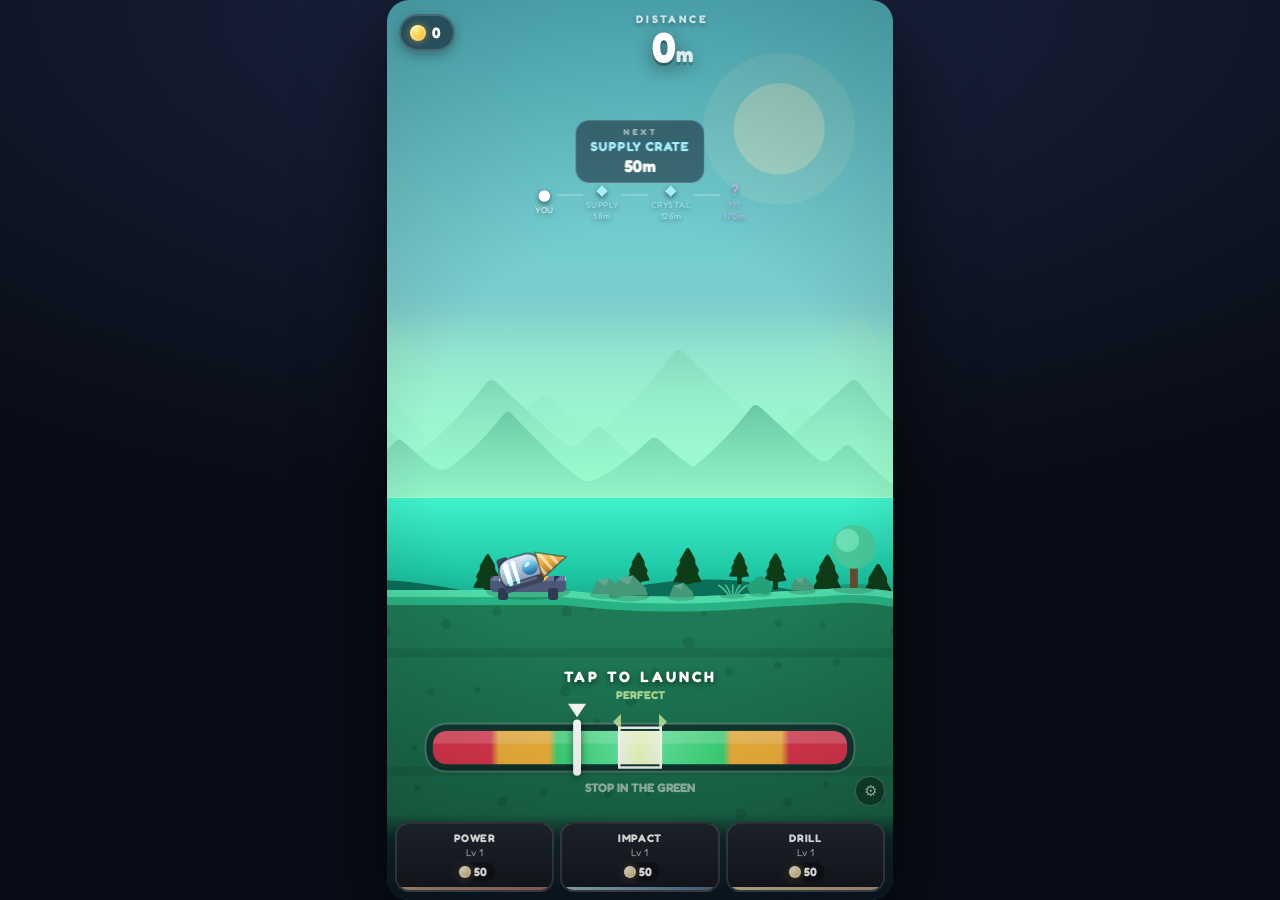
<file: index.html>
<!DOCTYPE html>
<html lang="en">
<head>
<meta charset="utf-8">
<meta name="viewport" content="width=device-width, initial-scale=1, maximum-scale=1, user-scalable=no, viewport-fit=cover">
<meta name="theme-color" content="#0d1220">
<title>Drill Orbit</title>
<link rel="preconnect" href="https://fonts.googleapis.com">
<link rel="preconnect" href="https://fonts.gstatic.com" crossorigin>
<link rel="stylesheet" href="https://fonts.googleapis.com/css2?family=Fredoka:wght@500;600;700&display=swap">
<link rel="stylesheet" href="style.css">
</head>
<body>

<div id="app">
  <canvas id="game"></canvas>

  <!-- ============ TOP HUD ============ -->
  <div id="hud">
    <div class="pill" id="coinPill">
      <span class="coin"></span><span id="coinText">0</span>
    </div>

    <div id="bigStat">
      <div id="statLabel">DISTANCE</div>
      <div id="statValue">0<span class="unit">m</span></div>
    </div>

    <!-- this run's haul. No carry cap, so no denominator. -->
    <div class="pill" id="haulPill">
      <span class="bag"></span><span id="haulText">×0</span>
    </div>
  </div>

  <div id="subStat" class="hidden"><span id="subLabel">BEST</span> <b id="subValue">0m</b></div>

  <!-- live record countdown -->
  <div id="chase" class="hidden"><span>BEST</span><b id="chaseVal">0m</b><i>→</i></div>

  <!-- next meaningful destination -->
  <div id="nextTarget" class="hidden">
    <span>NEXT</span>
    <b id="nextName">???</b>
    <i id="nextDist">0m</i>
  </div>

  <!-- discovery strip: what is out there, and what is still unknown -->
  <div id="strip" class="hidden"></div>

  <!-- flight energy: how big the hit is going to be. No numbers, on purpose. -->
  <div id="energyBar" class="hidden"><span>IMPACT</span><div class="track"><i id="energyFill"></i></div></div>

  <!-- ============ HINTS ============ -->
  <div id="tapHint" class="hint">TAP TO LAUNCH</div>

  <!-- ============ PAD PICKER (layar utama, muncul kalau udah >1 pad) ============ -->
  <div id="padBar" class="hidden"></div>

  <!-- ============ UPGRADE BAR (layar utama) ============ -->
  <div id="upgradeBar"></div>
  <div id="steerHint" class="hint hidden">
    <span class="sh-side">◀ DRAG TO STEER ▶</span>
  </div>

  <!-- ============ RESULT + UPGRADES ============ -->
  <div id="resultScreen" class="screen hidden">
    <div class="sheet">
      <div class="sheet-title" id="resultTitle">RUN COMPLETE</div>

      <div class="stats">
        <div class="stat" style="--d:0.05s"><span>DISTANCE</span><b id="rDist">0m</b></div>
        <div class="stat" style="--d:0.13s"><span>DEPTH</span><b id="rDepth">0m</b></div>
        <div class="stat" style="--d:0.21s"><span>MINERALS</span><b id="rMin">0</b></div>
      </div>

      <div class="earned" style="--d:0.30s">
        <span>EARNED</span>
        <b id="rCoins">+0 COINS</b>
        <i id="rBreak">minerals 0 &nbsp;+&nbsp; distance 0</i>
      </div>

      <div class="haul" id="rHaul"></div>

      <button id="adBtn" class="ad-btn">
        <span class="ad-play">▶</span>
        <span class="ad-copy">
          <b>WATCH AD</b>
          <i>double your coins</i>
        </span>
        <span class="ad-mult">×2</span>
      </button>

      <button id="launchAgain" class="big-btn">COLLECT</button>
    </div>
  </div>

  <!-- ============ AD PLACEHOLDER ============ -->
  <div id="adOverlay" class="hidden">
    <div class="ad-box">
      <div class="ad-badge">AD PLACEHOLDER</div>
      <div class="ad-sim">
        <div class="ad-bars"><i></i><i></i><i></i></div>
        <div class="ad-simtxt">rewarded video</div>
      </div>
      <div class="ad-count" id="adCount">3</div>
      <div class="ad-note">no real ad network — prototype only</div>
    </div>
  </div>

  <!-- ============ DEBUG ============ -->
  <button id="dbgToggle" title="debug">⚙</button>
  <div id="debug" class="hidden">
    <div class="dbg-row"><label>Coins</label><input id="dCoins" type="number" min="0" step="50"></div>
    <div class="dbg-row"><label>Power Lv</label><input id="dPower" type="number" min="1" max="60"></div>
    <!-- save key is still `bounce`; the stat is IMPACT now (see UPGRADES in js/ui.js) -->
    <div class="dbg-row"><label>Impact Lv</label><input id="dBounce" type="number" min="1" max="60"></div>
    <div class="dbg-row"><label>Drill Lv</label><input id="dDrill" type="number" min="1" max="60"></div>
    <div class="dbg-row"><label>Best (m)</label><input id="dBest" type="number" min="0" step="10"></div>
    <div class="dbg-btns">
      <button id="dAddCoins">+1000 Coins</button>
      <button id="dMaxPower">Max Power</button>
      <button id="dPerfect" class="toggle">Auto&nbsp;Perfect: OFF</button>
      <button id="dMute" class="toggle">Sound: ON</button>
      <button id="dShake" class="toggle">Shake: 100%</button>
      <button id="dHaptics" class="toggle">Haptics: ON</button>
      <button id="dZones" class="toggle">Zones: OFF</button>
      <button id="dRestart">Restart Run</button>
      <button id="dFound">Reveal All</button>
      <button id="dReset" class="danger">Reset Progress</button>
    </div>
    <div class="dbg-note" id="dbgNote">v-lv changes apply on next launch</div>
  </div>
</div>

<script src="js/utils.js"></script>
<script src="js/audio.js"></script>
<script src="js/particles.js"></script>
<script src="js/vectors.js"></script>
<script src="js/world.js"></script>
<script src="js/player.js"></script>
<script src="js/ui.js"></script>
<script src="js/game.js"></script>
</body>
</html>
</file>
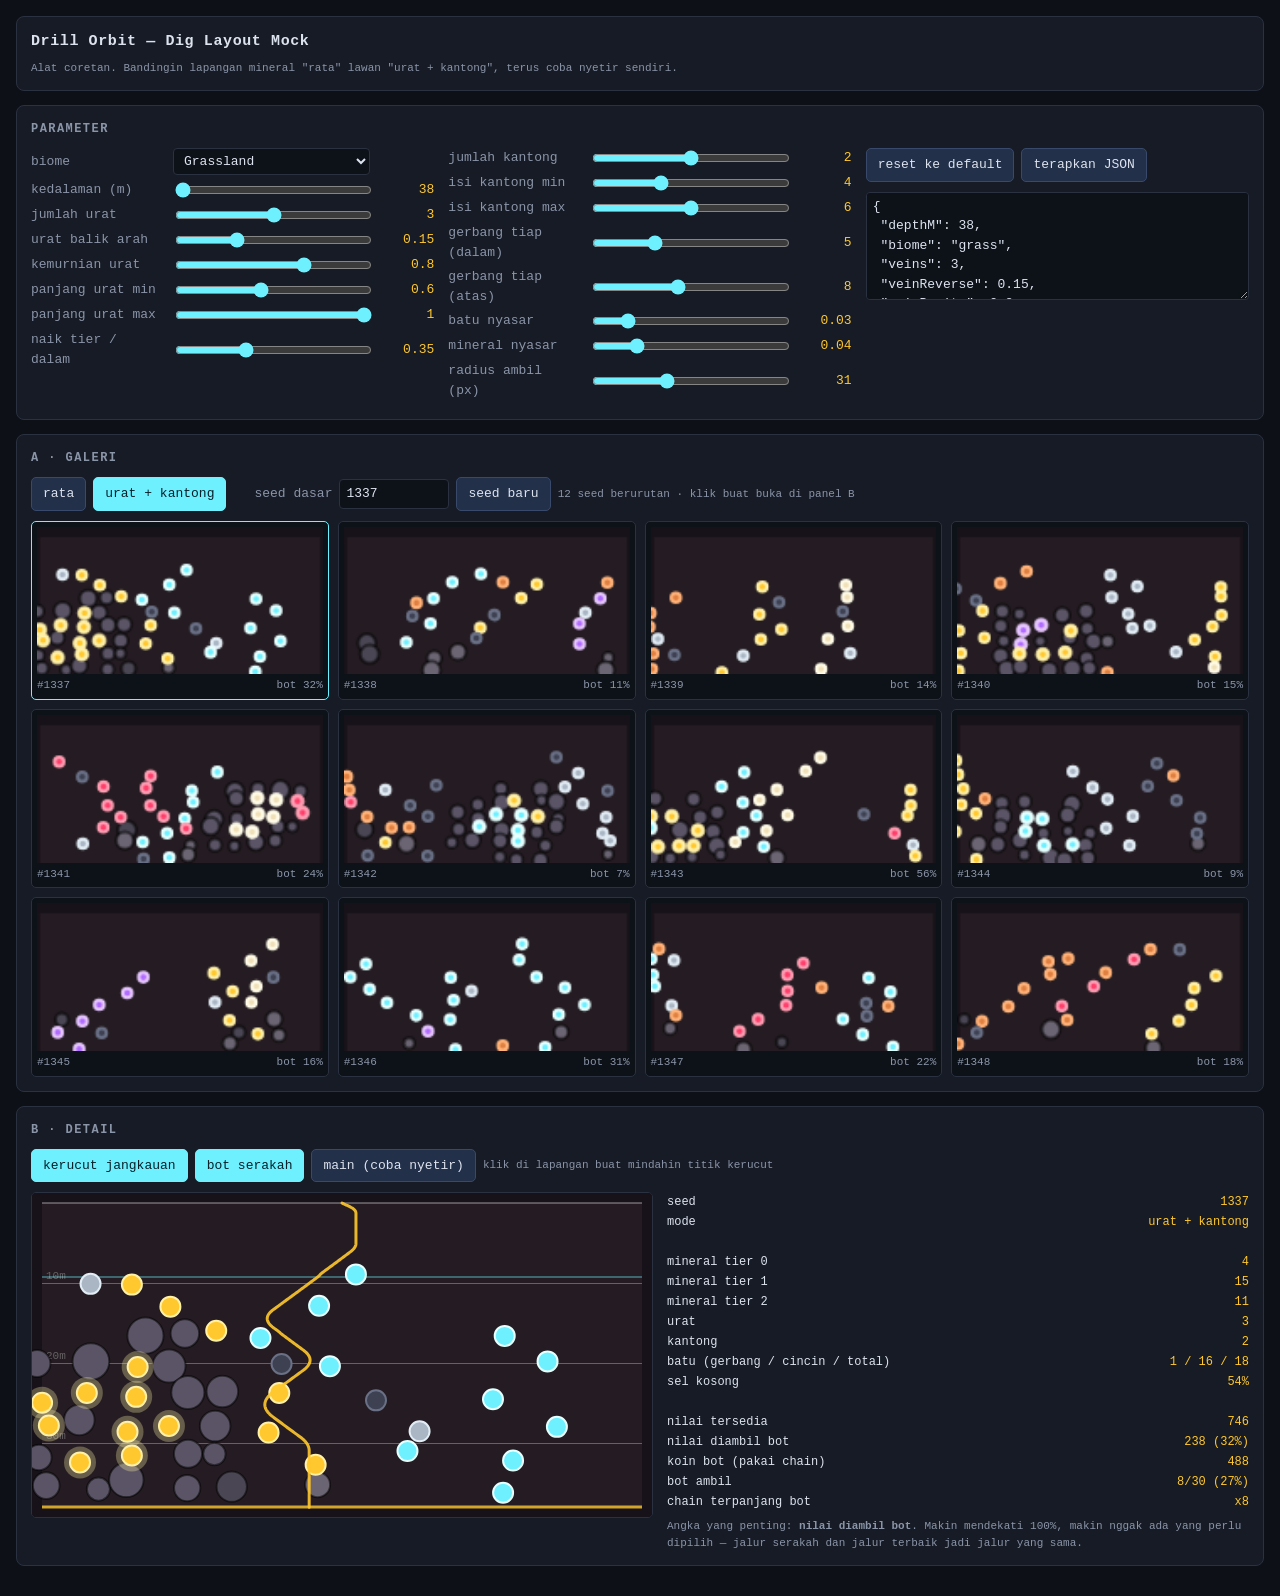
<file: tools/dig-layout-mock.html>
<!doctype html>
<html lang="id">
<head>
<meta charset="utf-8">
<meta name="viewport" content="width=device-width, initial-scale=1">
<title>Drill Orbit — Dig Layout Mock</title>
<style>
  :root {
    --ink: #0d1017; --panel: #161b26; --line: #2a3140; --text: #dde3ee;
    --dim: #8b95a8; --hot: #ffc82e;
  }
  * { box-sizing: border-box; }
  body {
    margin: 0; background: var(--ink); color: var(--text);
    font: 13px/1.5 ui-monospace, SFMono-Regular, Menlo, monospace;
  }
  h1 { font-size: 15px; margin: 0 0 2px; letter-spacing: .04em; }
  h2 { font-size: 12px; margin: 0 0 10px; color: var(--dim); letter-spacing: .12em; text-transform: uppercase; }
  .wrap { max-width: 1360px; margin: 0 auto; padding: 16px; }
  .panel { background: var(--panel); border: 1px solid var(--line); border-radius: 8px; padding: 14px; margin-bottom: 14px; }
  .row { display: flex; flex-wrap: wrap; gap: 14px; align-items: flex-start; }
  .col { flex: 1 1 320px; min-width: 0; }

  /* ---- controls ---- */
  .ctl { display: grid; grid-template-columns: 132px 1fr 54px; gap: 6px 10px; align-items: center; margin-bottom: 5px; }
  .ctl label { color: var(--dim); }
  .ctl output { text-align: right; color: var(--hot); }
  input[type=range] { width: 100%; accent-color: #6ef0ff; }
  input[type=number], select, textarea {
    background: #0d1219; color: var(--text); border: 1px solid var(--line);
    border-radius: 4px; padding: 4px 6px; font: inherit;
  }
  textarea { width: 100%; height: 108px; resize: vertical; }
  button {
    background: #22304a; color: var(--text); border: 1px solid #38496b;
    border-radius: 5px; padding: 6px 11px; font: inherit; cursor: pointer;
  }
  button:hover { background: #2c3d5e; }
  button.on { background: #6ef0ff; border-color: #6ef0ff; color: #06202a; }
  .bar { display: flex; flex-wrap: wrap; gap: 7px; align-items: center; margin-bottom: 10px; }

  /* ---- gallery ---- */
  #gallery { display: grid; grid-template-columns: repeat(4, 1fr); gap: 9px; }
  .thumb { background: #0d1219; border: 1px solid var(--line); border-radius: 5px; padding: 5px; cursor: pointer; }
  .thumb.sel { border-color: #6ef0ff; }
  .thumb canvas { width: 100%; display: block; image-rendering: auto; }
  .thumb .cap { color: var(--dim); font-size: 11px; display: flex; justify-content: space-between; padding-top: 3px; }

  /* ---- detail + drive ---- */
  #detailCv, #driveCv { background: #0d1219; border: 1px solid var(--line); border-radius: 5px; display: block; max-width: 100%; }
  #stats { font-size: 12px; }
  #stats table { border-collapse: collapse; width: 100%; }
  #stats td { padding: 1px 0; }
  #stats td:last-child { text-align: right; color: var(--hot); }
  #stats .sub { color: var(--dim); }
  .hint { color: var(--dim); font-size: 11px; margin-top: 6px; }
  .hidden { display: none; }
</style>
</head>
<body>
<div class="wrap">

  <div class="panel">
    <h1>Drill Orbit — Dig Layout Mock</h1>
    <div class="hint">Alat coretan. Bandingin lapangan mineral "rata" lawan "urat + kantong", terus coba nyetir sendiri.</div>
  </div>

  <!-- ============ PARAMETER ============ -->
  <div class="panel">
    <h2>Parameter</h2>
    <div class="row">
      <div class="col" id="ctlA"></div>
      <div class="col" id="ctlB"></div>
      <div class="col" style="flex:1 1 300px">
        <div class="bar">
          <button id="btnReset">reset ke default</button>
          <button id="btnApplyJson">terapkan JSON</button>
        </div>
        <textarea id="json" spellcheck="false"></textarea>
      </div>
    </div>
  </div>

  <!-- ============ A. GALERI ============ -->
  <div class="panel">
    <h2>A · Galeri</h2>
    <div class="bar">
      <button id="mFlat">rata</button>
      <button id="mVein" class="on">urat + kantong</button>
      <span style="width:14px"></span>
      <label style="color:var(--dim)">seed dasar</label>
      <input type="number" id="seedIn" value="1337" style="width:110px">
      <button id="btnSeed">seed baru</button>
      <span class="hint" style="margin:0">12 seed berurutan · klik buat buka di panel B</span>
    </div>
    <div id="gallery"></div>
  </div>

  <!-- ============ B. DETAIL ============ -->
  <div class="panel">
    <h2>B · Detail</h2>
    <div class="bar">
      <button id="btnCone" class="on">kerucut jangkauan</button>
      <button id="btnBot" class="on">bot serakah</button>
      <button id="btnPlay">main (coba nyetir)</button>
      <span class="hint" style="margin:0">klik di lapangan buat mindahin titik kerucut</span>
    </div>
    <div class="row">
      <div style="flex:0 0 auto"><canvas id="detailCv"></canvas></div>
      <div class="col" id="stats"></div>
    </div>
  </div>

  <!-- ============ C. COBA NYETIR ============ -->
  <div class="panel hidden" id="drivePanel">
    <h2>C · Coba nyetir</h2>
    <div class="bar">
      <button id="btnRetry">ulang (seed sama)</button>
      <button id="btnNextSeed">seed berikutnya</button>
      <button id="btnStop">tutup</button>
      <span class="hint" style="margin:0">tahan ← → atau drag kiri/kanan (relatif dari titik sentuh, full lock 62 px)</span>
    </div>
    <canvas id="driveCv" width="620" height="620"></canvas>
    <div id="driveOut" class="hint"></div>
  </div>

</div>

<script>
'use strict';
/* ============================================================================
   DRILL ORBIT — DIG LAYOUT MOCK

   Apa ini: alat coretan satu file buat ngeliat cepat 12 variasi lapangan mineral
   bawah tanah SEBELUM ada yang dibangun di game asli. Nol dependency, buka
   langsung di browser. Nggak ada file lain di repo yang disentuh.

   Cara pakai: buka file-nya. Panel A nunjukin 12 lapangan dari seed berurutan;
   tombol "rata" / "urat + kantong" nggambar ulang 12-12nya pakai seed yang SAMA
   biar bisa dibandingin langsung. Klik salah satu buat masuk panel B — di situ
   ada kerucut jangkauan, jalur bot serakah, dan angkanya. Tombol "main" buat
   nyetir sendiri (tahan panah, atau drag). Semua slider langsung ngubah hasil;
   parameter sama + seed sama = gambar sama persis (mulberry32, sama kayak
   js/utils.js). Di console: `sweep(24)` buat ngukur ulang angka di bawah ini.

   Angka yang dipakai: "nilai diambil bot" = nilai dasar mineral yang berhasil
   diambil bot serakah, dibagi total nilai di lapangan. Makin mendekati 100%,
   makin nggak ada yang perlu dipilih — jalur serakah dan jalur terbaik jadi
   jalur yang sama. Sengaja pakai nilai DASAR dua-duanya, karena chain
   multiplier bisa bikin koin bot lewat dari total dan rasionya jadi ngibul.

   -- HASIL 24 SEED (default, biome Grassland) --------------------------------
   Kedalaman jauh lebih ngaruh daripada resep layout-nya:
       38 m (Lv1)   rata 24%   urat 20%
       80 m         rata 24%   urat 36%
   Jadi di lapangan dangkal, urat malah bikin bot LEBIH susah; di lapangan dalam
   urat bikin bot lebih gampang. Masuk akal: 38 m cuma 8 baris, urat belum sempet
   jadi garis. Di 80 m urat udah 20+ baris — begitu bot nempel, dia tinggal ikutin
   sampai dasar, dan garis serakah = garis terbaik.

   Ranking parameter (selisih ujung ke ujung, di 80 m):
       jumlah urat    1:48%  2:46%  3:36%  5:36%   <- paling ngaruh
       radius ambil  20:34%  31:36%  50:44%        <- kuat, tapi ini jangkauan, bukan layout
       naik tier      0:30%  0.35:36%  1:39%
       jumlah kantong 0:40%  2:36%  4:37%          <- nyaris nggak ngaruh
       gerbang / batu nyasar / balik arah / kemurnian / biome: +-2%, noise
   "mineral nyasar" keliatan nurunin angka (41% -> 31% di 0.20) tapi itu jebakan:
   dia cuma nambah mineral murah di luar jalur yang emang nggak dikejar bot.
   Turun persennya, pilihannya nggak nambah.

   Yang perlu dicatat: bot serakah itu LANTAI, bukan langit-langit. Nyetir
   zig-zag asal-asalan ngalahin dia di 11 dari 24 seed pas 38 m, tapi cuma 5 dari
   24 pas 80 m. Artinya resep ini malah ngasih pilihan pas DRILL masih Lv1 dan
   ngilangin pilihan begitu DRILL naik — kebalik dari yang dimau.
   Kantong, yang niatnya jadi "belokan yang harus dipilih", nggak kebukti sama
   sekali di angka.

   -- ASUMSI (spec-nya ada yang kepotong, ini bacaan paling sederhana) ---------
   - 13 kolom, persis seperti diminta. Generator yang live sebenernya ngasih 14
     (ujungnya inklusif: -300..+298 step 46); selisih satu kolom nggak ngubah
     kesimpulan apa pun di sini.
   - Radius ambil default 31 px = podR 19 + mineralR 10 + 2, sama kayak
     Pod.updateDrill di js/player.js. Spec nyebut 35; itu ada slidernya.
   - Drag lateral `vx *= exp(-1.4*dt)` dari game asli TIDAK dipakai, biar full
     lock pas 40 px per 30 px baris seperti yang diminta. Di game asli jangkauan
     efektifnya jadi ~2% lebih sempit dari yang keliatan di sini.
   - Giling batu 0.6 s @ 20% kecepatan (spec), bukan 0.28 s @ 32% (game asli).
   - Pod mulai di tengah, y = 0 (garis permukaan), jadi ada 74 px kosong sebelum
     baris pertama — sama kayak lapangan asli.
   ========================================================================== */

/* ---------------- mineral + pool, dari js/world.js ---------------- */
const MINERALS = {
  coal:    { name: 'COAL',    value: 2,   color: '#3d4152', edge: '#6a7086', tier: 0 },
  copper:  { name: 'COPPER',  value: 4,   color: '#e08040', edge: '#ffb37a', tier: 0 },
  iron:    { name: 'IRON',    value: 6,   color: '#aab6c4', edge: '#e2ecf5', tier: 0 },
  gold:    { name: 'GOLD',    value: 12,  color: '#ffc82e', edge: '#fff0a8', tier: 1 },
  ruby:    { name: 'RUBY',    value: 20,  color: '#ff3f6b', edge: '#ff9db3', tier: 1 },
  diamond: { name: 'DIAMOND', value: 50,  color: '#6ef0ff', edge: '#e6ffff', tier: 2 },
  fossil:  { name: 'FOSSIL',  value: 75,  color: '#f0e0b8', edge: '#fffbe8', tier: 2 },
  alien:   { name: 'ALIEN',   value: 150, color: '#b06bff', edge: '#e7c6ff', tier: 2 },
};
/* Draw order is load-bearing: the running weight total makes the pick
   order-sensitive, exactly as the prototype's `for..in` over the pool object. */
const ORDER = ['coal', 'copper', 'iron', 'gold', 'ruby', 'diamond', 'fossil', 'alien'];
const BY_TIER = [
  ORDER.filter((k) => MINERALS[k].tier === 0),
  ORDER.filter((k) => MINERALS[k].tier === 1),
  ORDER.filter((k) => MINERALS[k].tier === 2),
];

const POOLS = {
  grass:   { coal: 5,   copper: 4.2, iron: 3,   gold: 1.2, ruby: 0.5, diamond: 0.16, fossil: 0.12, alien: 0.05 },
  desert:  { coal: 1.8, copper: 3,   iron: 3,   gold: 3.6, ruby: 2,   diamond: 0.4,  fossil: 1.3,  alien: 0.16 },
  volcano: { coal: 1,   copper: 1.4, iron: 2.4, gold: 2.4, ruby: 3.4, diamond: 1.9,  fossil: 0.9,  alien: 0.8 },
};

/* ---------------- geometry, from genUnderground ---------------- */
const GEO = {
  M: 8,              // px per metre
  HALF_W: 300,       // field half width
  COL_STEP: 46,
  COLS: 13,
  ROW_STEP: 30,
  TOP_Y: 74,         // first row, below the surface line
  JIT_X: 12,         // +- per cell
  JIT_Y: 8,
  MIN_R: 10,
  ROCK_R0: 11, ROCK_R1: 20,
  POD_R: 19,
  VY_TOP: 50, VY_DEEP: 78,
  STEER_RATIO: 1.35,
  STEER_AX: 420,
  TURN_COST: 0.12,
  DRAG_RANGE: 62,    // px of drag for full lock, touch input
  GRIND_T: 0.6,      // seconds
  GRIND_MULT: 0.2,
  CHAIN_WINDOW: 1.2,
};
/* ---------------- rng, same stream as js/utils.js ---------------- */
function mulberry32(a) {
  return function () {
    a |= 0; a = (a + 0x6d2b79f5) | 0;
    let t = Math.imul(a ^ (a >>> 15), 1 | a);
    t = (t + Math.imul(t ^ (t >>> 7), 61 | t)) ^ t;
    return ((t ^ (t >>> 14)) >>> 0) / 4294967296;
  };
}
const rInt = (rng, a, b) => a + Math.floor(rng() * (b - a + 1));
const rRange = (rng, a, b) => a + rng() * (b - a);
const clamp = (v, a, b) => (v < a ? a : v > b ? b : v);
const lerp = (a, b, t) => a + (b - a) * t;

/* ---------------- parameters ---------------- */
const DEFAULTS = {
  depthM: 38,
  biome: 'grass',
  veins: 3,
  veinReverse: 0.15,
  veinPurity: 0.80,
  veinLenMin: 0.60,
  veinLenMax: 1.00,
  tierUp: 0.35,
  pockets: 2,
  pocketMin: 4,
  pocketMax: 6,
  gateMin: 5,
  gateMax: 8,
  strayRock: 0.03,
  scatter: 0.04,
  pickupR: 31,
};
const SLIDERS = [
  ['depthM',      'kedalaman (m)',      38, 120, 1,    'A'],
  ['veins',       'jumlah urat',         1,   5, 1,    'A'],
  ['veinReverse', 'urat balik arah',     0, 0.5, 0.01, 'A'],
  ['veinPurity',  'kemurnian urat',    0.4,   1, 0.01, 'A'],
  ['veinLenMin',  'panjang urat min',  0.3,   1, 0.01, 'A'],
  ['veinLenMax',  'panjang urat max',  0.3,   1, 0.01, 'A'],
  ['tierUp',      'naik tier / dalam',   0,   1, 0.01, 'A'],
  ['pockets',     'jumlah kantong',      0,   4, 1,    'B'],
  ['pocketMin',   'isi kantong min',     2,   8, 1,    'B'],
  ['pocketMax',   'isi kantong max',     2,  10, 1,    'B'],
  ['gateMin',     'gerbang tiap (dalam)',2,  12, 1,    'B'],
  ['gateMax',     'gerbang tiap (atas)', 2,  16, 1,    'B'],
  ['strayRock',   'batu nyasar',         0, 0.2, 0.005,'B'],
  ['scatter',     'mineral nyasar',      0, 0.2, 0.005,'B'],
  ['pickupR',     'radius ambil (px)',  20,  50, 1,    'B'],
];
let P = { ...DEFAULTS };
let MODE = 'vein';          // 'flat' | 'vein'
let BASE_SEED = 1337;
let SELECTED = 0;

/* ============================================================================
   GENERATORS
   Both write the same shape: { minerals, rocks, rows, height, meta }.
   Coordinates are relative to the field: x = 0 is the centre column's axis,
   y = 0 is the surface line.
   ========================================================================== */

function rowsFor(depthM) {
  const bot = depthM * GEO.M;
  return Math.max(1, Math.ceil((bot - 6 - GEO.TOP_Y) / GEO.ROW_STEP));
}
const colX = (c) => -GEO.HALF_W + c * GEO.COL_STEP;
const rowY = (r) => GEO.TOP_Y + r * GEO.ROW_STEP;

/* Weighted draw that shifts with depth: commons fade, uncommons rise, rares
   climb steeply. Consumes exactly one rng draw, after building the table. */
function pickMineral(rng, t, pool, rareBoost) {
  const acc = [];
  let total = 0;
  for (const k of ORDER) {
    let v = pool[k];
    const tier = MINERALS[k].tier;
    if (tier === 0) v *= 1.35 - 0.9 * t;
    else if (tier === 1) v *= 0.55 + 1.1 * t;
    else v *= (0.18 + 1.9 * t) * rareBoost;
    total += v;
    acc.push(total);
  }
  const r = rng() * total;
  for (let i = 0; i < acc.length; i++) if (r <= acc[i]) return ORDER[i];
  return ORDER[0];
}

/* One mineral of a given tier, weighted inside that tier by the biome pool. */
function pickOfTier(rng, tier, pool) {
  const ks = BY_TIER[clamp(tier, 0, 2)];
  let total = 0;
  const acc = [];
  for (const k of ks) { total += pool[k]; acc.push(total); }
  const r = rng() * total;
  for (let i = 0; i < acc.length; i++) if (r <= acc[i]) return ks[i];
  return ks[0];
}

/* ---------------- the OLD generator, kept only as a yardstick ----------------
   One roll per cell: < 0.20 rock, < 0.54 mineral, otherwise empty. It is what
   "rata" means — every cell is an independent coin flip, so there is no shape
   for the eye to follow and nothing to steer AT. */
function genFlat(seed, p) {
  const rng = mulberry32(seed);
  const pool = POOLS[p.biome];
  const rows = rowsFor(p.depthM);
  const minerals = [], rocks = [];

  for (let r = 0; r < rows; r++) {
    for (let c = 0; c < GEO.COLS; c++) {
      const px = colX(c) + (rng() - 0.5) * GEO.JIT_X * 2;
      const py = rowY(r) + (rng() - 0.5) * GEO.JIT_Y * 2;
      const t = clamp(py / GEO.M / Math.max(22, p.depthM), 0, 1);
      const roll = rng();
      if (roll < 0.20) {
        rocks.push({ x: px, y: py, r: GEO.ROCK_R0 + rng() * (GEO.ROCK_R1 - GEO.ROCK_R0), tag: 'stray' });
      } else if (roll < 0.54) {
        minerals.push({ x: px, y: py, r: GEO.MIN_R, type: pickMineral(rng, t, pool, 1), tag: 'flat' });
      }
    }
  }
  return finish(seed, p, rows, minerals, rocks, { veins: [], pockets: [] });
}

/* ---------------- the NEW generator: veins + pockets ----------------
   Same 13 x N grid, but the contents are PLACED rather than rolled. The whole
   point is that empty space has a shape: a vein is a line the eye can follow
   and the drill can just barely hold, and a pocket is a payoff you can see from
   above and have to commit to. */
function genVein(seed, p) {
  const rng = mulberry32(seed);
  const pool = POOLS[p.biome];
  const rows = rowsFor(p.depthM);

  // grid[r][c] = null | { kind, type, tier, tag }
  const grid = [];
  for (let r = 0; r < rows; r++) grid.push(new Array(GEO.COLS).fill(null));
  const veinAt = [];
  for (let r = 0; r < rows; r++) veinAt.push(new Array(GEO.COLS).fill(-1));

  /* ---- 1. veins ---- */
  const veins = [];
  const starts = [];
  for (let v = 0; v < p.veins; v++) {
    // Starts stay >= 3 columns apart so two veins never read as one thick band.
    let col = -1;
    for (let a = 0; a < 24; a++) {
      const c = rInt(rng, 0, GEO.COLS - 1);
      if (starts.every((s) => Math.abs(s - c) >= 3)) { col = c; break; }
    }
    if (col < 0) continue;
    starts.push(col);

    const startRow = rInt(rng, 0, 2);
    let drift = rng() < 0.5 ? -1 : 1;
    const len = Math.round(rows * rRange(rng, p.veinLenMin, p.veinLenMax));
    const endRow = Math.min(rows - 1, startRow + len);
    let dom = pickMineral(rng, clamp(rowY(startRow) / GEO.M / Math.max(22, p.depthM), 0, 1), pool, 1);

    const cells = [];
    for (let r = startRow; r <= endRow; r++) {
      cells.push({ r, c: col });
      if (rng() < p.veinReverse) drift = -drift;
      // biased step: mostly with the drift, sometimes straight, rarely against
      const q = rng();
      const step = q < 0.55 ? drift : q < 0.85 ? 0 : -drift;
      col = clamp(col + step, 0, GEO.COLS - 1);
      // deeper down, the dominant type climbs a tier
      const t = clamp(rowY(r) / GEO.M / Math.max(22, p.depthM), 0, 1);
      if (rng() < p.tierUp * t) {
        const nt = Math.min(2, MINERALS[dom].tier + 1);
        dom = pickOfTier(rng, nt, pool);
      }
    }

    veins.push({ dom, cells });

    for (const cell of cells) {
      const t = clamp(rowY(cell.r) / GEO.M / Math.max(22, p.depthM), 0, 1);
      const prev = veinAt[cell.r][cell.c];
      if (prev >= 0 && prev !== v) {
        // A crossing pays: one tier above whatever is already sitting there.
        const cur = grid[cell.r][cell.c];
        const up = Math.min(2, (cur && cur.type ? MINERALS[cur.type].tier : 0) + 1);
        grid[cell.r][cell.c] = { kind: 'min', type: pickOfTier(rng, up, pool), tag: 'cross' };
        continue;
      }
      veinAt[cell.r][cell.c] = v;
      // 80% the vein's own type, 20% a neighbour, so it reads as ore rather
      // than as a ruled line.
      const type = rng() < p.veinPurity ? dom : pickMineral(rng, t, pool, 1);
      grid[cell.r][cell.c] = { kind: 'min', type, tag: 'vein' };
    }
  }

  /* ---- 2. pockets, bottom half only ---- */
  const pockets = [];
  for (let i = 0; i < p.pockets; i++) {
    let cr = -1, cc = -1;
    for (let a = 0; a < 30; a++) {
      const r = rInt(rng, Math.floor(rows / 2), Math.max(Math.floor(rows / 2), rows - 3));
      const c = rInt(rng, 1, GEO.COLS - 2);
      // Never next to a vein: a pocket has to be a DETOUR, not a bonus you
      // collect by staying on the line you were already following.
      let clear = true;
      for (let rr = r - 2; rr <= r + 2 && clear; rr++) {
        if (rr < 0 || rr >= rows) continue;
        for (let ccx = c - 2; ccx <= c + 2; ccx++) {
          if (ccx < 0 || ccx >= GEO.COLS) continue;
          if (veinAt[rr][ccx] >= 0) { clear = false; break; }
        }
      }
      if (clear) { cr = r; cc = c; break; }
    }
    if (cr < 0) continue;

    const t = clamp(rowY(cr) / GEO.M / Math.max(22, p.depthM), 0, 1);
    const rareBias = p.biome === 'volcano' ? 0.35 : p.biome === 'desert' ? 0.2 : 0.08;
    const tier = rng() < rareBias + t * 0.45 ? 2 : 1;
    const type = pickOfTier(rng, tier, pool);
    const n = rInt(rng, p.pocketMin, Math.max(p.pocketMin, p.pocketMax));

    // blob within ~1.5 cells of the centre
    const spots = [];
    for (let rr = cr - 1; rr <= cr + 1; rr++) {
      for (let ccx = cc - 1; ccx <= cc + 1; ccx++) {
        if (rr < 0 || rr >= rows || ccx < 0 || ccx >= GEO.COLS) continue;
        if (Math.abs(rr - cr) + Math.abs(ccx - cc) > 2) continue;
        spots.push({ r: rr, c: ccx });
      }
    }
    // deterministic shuffle
    for (let s = spots.length - 1; s > 0; s--) {
      const j = Math.floor(rng() * (s + 1));
      const tmp = spots[s]; spots[s] = spots[j]; spots[j] = tmp;
    }
    const blob = spots.slice(0, Math.min(n, spots.length));
    const inBlob = new Set(blob.map((b) => b.r + ':' + b.c));
    for (const b of blob) grid[b.r][b.c] = { kind: 'min', type, tag: 'pocket' };

    // ring of rocks, with one gap ALWAYS at the top so the pocket can be entered
    const ring = [];
    for (const b of blob) {
      for (let dr = -1; dr <= 1; dr++) {
        for (let dc = -1; dc <= 1; dc++) {
          const rr = b.r + dr, ccx = b.c + dc;
          if (rr < 0 || rr >= rows || ccx < 0 || ccx >= GEO.COLS) continue;
          const key = rr + ':' + ccx;
          if (inBlob.has(key)) continue;
          if (!ring.some((x) => x.r === rr && x.c === ccx)) ring.push({ r: rr, c: ccx });
        }
      }
    }
    let gap = null;
    for (const cell of ring) {
      if (!gap || cell.r < gap.r || (cell.r === gap.r && Math.abs(cell.c - cc) < Math.abs(gap.c - cc))) gap = cell;
    }
    for (const cell of ring) {
      if (gap && cell.r === gap.r && cell.c === gap.c) continue;
      if (grid[cell.r][cell.c]) continue;         // never overwrite a vein
      grid[cell.r][cell.c] = { kind: 'rock', tag: 'ring' };
    }
    pockets.push({ r: cr, c: cc, type, count: blob.length });
  }

  /* ---- 3. rocks: gates along each vein, then strays ---- */
  for (const v of veins) {
    let next = v.cells.length ? v.cells[0].r + rInt(rng, p.gateMin, Math.max(p.gateMin, p.gateMax)) : 1e9;
    for (let i = 0; i < v.cells.length; i++) {
      const cell = v.cells[i];
      if (cell.r < next) continue;
      // A gate sits ON the line: grind through it, or step off and give up the
      // one or two nodes you would have swept past.
      if (grid[cell.r][cell.c] && grid[cell.r][cell.c].tag !== 'cross') {
        grid[cell.r][cell.c] = { kind: 'rock', tag: 'gate' };
      }
      if (rng() < 0.5 && i + 1 < v.cells.length) {
        const nx = v.cells[i + 1];
        if (grid[nx.r][nx.c] && grid[nx.r][nx.c].tag !== 'cross') grid[nx.r][nx.c] = { kind: 'rock', tag: 'gate' };
      }
      // Gates crowd together with depth: loose up top, tight at the bottom.
      const t = clamp(cell.r / Math.max(1, v.cells[v.cells.length - 1].r), 0, 1);
      next = cell.r + Math.max(2, Math.round(lerp(p.gateMax, p.gateMin, t)));
    }
  }
  for (let r = 4; r < rows; r++) {
    for (let c = 0; c < GEO.COLS; c++) {
      if (grid[r][c]) continue;
      if (rng() < p.strayRock) grid[r][c] = { kind: 'rock', tag: 'stray' };
    }
  }

  /* ---- 4. scatter, so empty ground is not dead ground ---- */
  for (let r = 0; r < rows; r++) {
    for (let c = 0; c < GEO.COLS; c++) {
      if (grid[r][c]) continue;
      if (rng() < p.scatter) grid[r][c] = { kind: 'min', type: pickOfTier(rng, 0, pool), tag: 'scatter' };
    }
  }

  /* ---- 5. same jitter as the old generator ---- */
  const minerals = [], rocks = [];
  for (let r = 0; r < rows; r++) {
    for (let c = 0; c < GEO.COLS; c++) {
      const cell = grid[r][c];
      if (!cell) continue;
      const px = colX(c) + (rng() - 0.5) * GEO.JIT_X * 2;
      const py = rowY(r) + (rng() - 0.5) * GEO.JIT_Y * 2;
      if (cell.kind === 'min') minerals.push({ x: px, y: py, r: GEO.MIN_R, type: cell.type, tag: cell.tag });
      else rocks.push({ x: px, y: py, r: GEO.ROCK_R0 + rng() * (GEO.ROCK_R1 - GEO.ROCK_R0), tag: cell.tag });
    }
  }
  return finish(seed, p, rows, minerals, rocks, { veins, pockets });
}

function finish(seed, p, rows, minerals, rocks, meta) {
  const height = p.depthM * GEO.M;
  let totalCoins = 0;
  const tiers = [0, 0, 0];
  for (const m of minerals) { totalCoins += MINERALS[m.type].value; tiers[MINERALS[m.type].tier]++; }
  const cells = rows * GEO.COLS;
  return {
    seed, params: { ...p }, rows, height, minerals, rocks,
    veins: meta.veins, pockets: meta.pockets,
    stats: {
      tiers, totalCoins, cells,
      emptyPct: Math.round(100 * (1 - (minerals.length + rocks.length) / cells)),
      gates: rocks.filter((r) => r.tag === 'gate').length,
      rings: rocks.filter((r) => r.tag === 'ring').length,
    },
  };
}

const genField = (seed, p, mode) => (mode === 'flat' ? genFlat(seed, p) : genVein(seed, p));

/* ============================================================================
   SIM — shared by the greedy bot and by hand-driving
   ========================================================================== */
/* Sideways travel per px of descent at full lock: 40 px across one 30 px row.
   One column is 46 px, so a vein that drifts a full column every row is asking
   for 115% of what the drill can do — followable, but only by cutting every
   corner. That gap is the whole reason a vein reads as a line you CHASE. */
const REACH_PER_PX = 40 / 30;

function newRun(field) {
  return {
    x: 0, y: 0, vx: 0, vy: 0,
    got: new Set(), dead: new Set(),
    /* `coins` carries the chain multiplier and `base` does not. Both are needed:
       the ratio against the field's total has to be base-against-base or a good
       chain pushes it past 100% of a field the bot did not actually clear. */
    grind: 0, coins: 0, base: 0, chain: 0, chainT: 0, bestChain: 0,
    path: [{ x: 0, y: 0 }],
    done: false,
  };
}

/* One step. `steer` is -1..1. Returns nothing; mutates `s`. */
function stepRun(field, s, steer, dt) {
  if (s.done) return;
  const p = field.params;
  const t = clamp(s.y / Math.max(80, field.height), 0, 1);
  let targetVy = lerp(GEO.VY_TOP, GEO.VY_DEEP, t);
  targetVy *= 1 - GEO.TURN_COST * Math.abs(steer);
  if (s.grind > 0) { targetVy *= GEO.GRIND_MULT; s.grind -= dt; }

  s.vy += (targetVy - s.vy) * (1 - Math.exp(-6 * dt));
  const want = steer * targetVy * GEO.STEER_RATIO;
  const d = want - s.vx;
  const step = GEO.STEER_AX * dt;
  s.vx += clamp(d, -step, step);

  s.x += s.vx * dt;
  s.y += s.vy * dt;

  const lo = -GEO.HALF_W + GEO.POD_R, hi = GEO.HALF_W - GEO.POD_R;
  if (s.x < lo) { s.x = lo; s.vx = 0; }
  if (s.x > hi) { s.x = hi; s.vx = 0; }
  s.path.push({ x: s.x, y: s.y });

  if (s.chainT > 0) { s.chainT -= dt; if (s.chainT <= 0) s.chain = 0; }

  for (let i = 0; i < field.minerals.length; i++) {
    if (s.got.has(i)) continue;
    const m = field.minerals[i];
    if (Math.hypot(m.x - s.x, m.y - s.y) > p.pickupR) continue;
    s.got.add(i);
    s.chain = s.chainT > 0 ? s.chain + 1 : 1;
    s.chainT = GEO.CHAIN_WINDOW;
    s.bestChain = Math.max(s.bestChain, s.chain);
    s.base += MINERALS[m.type].value;
    s.coins += Math.round(MINERALS[m.type].value * Math.min(3, 1 + 0.5 * (s.chain - 1)));
  }
  for (let i = 0; i < field.rocks.length; i++) {
    if (s.dead.has(i)) continue;
    const r = field.rocks[i];
    if (Math.hypot(r.x - s.x, r.y - s.y) > GEO.POD_R + r.r) continue;
    s.dead.add(i);
    s.grind = GEO.GRIND_T;
  }

  if (s.y >= field.height) { s.y = field.height; s.done = true; }
}

/* The greedy bot: always turn toward the nearest uncollected mineral that is
   still inside the reach cone. This is the whole point of the tool. If a bot
   this stupid already sweeps most of the field, the layout is not asking the
   player to choose — and that shows up as a number, not as a feeling. */
function greedyRun(field) {
  const s = newRun(field);
  const dt = 1 / 60;
  for (let i = 0; i < 20000 && !s.done; i++) {
    let best = -1, bestD = 1e9;
    for (let j = 0; j < field.minerals.length; j++) {
      if (s.got.has(j)) continue;
      const m = field.minerals[j];
      const dy = m.y - s.y;
      if (dy <= 0) continue;
      if (Math.abs(m.x - s.x) > REACH_PER_PX * dy + field.params.pickupR) continue;
      const d = Math.hypot(m.x - s.x, dy);
      if (d < bestD) { bestD = d; best = j; }
    }
    let steer = 0;
    if (best >= 0) {
      const dx = field.minerals[best].x - s.x;
      steer = Math.abs(dx) < 4 ? 0 : Math.sign(dx);
    }
    stepRun(field, s, steer, dt);
  }
  return s;
}

/* ============================================================================
   DRAW
   ========================================================================== */
function drawField(ctx, field, view) {
  const { scale, showGuides } = view;
  ctx.save();
  ctx.setTransform(1, 0, 0, 1, 0, 0);
  ctx.fillStyle = '#171219';
  ctx.fillRect(0, 0, ctx.canvas.width, ctx.canvas.height);
  ctx.translate(view.ox, view.oy);
  ctx.scale(scale, scale);

  // field body
  ctx.fillStyle = '#241c22';
  ctx.fillRect(-GEO.HALF_W, 0, GEO.HALF_W * 2, field.height);

  if (showGuides) {
    ctx.strokeStyle = 'rgba(255,255,255,.28)';
    ctx.lineWidth = 2 / scale;
    ctx.beginPath(); ctx.moveTo(-GEO.HALF_W, 0); ctx.lineTo(GEO.HALF_W, 0); ctx.stroke();

    ctx.strokeStyle = 'rgba(110,240,255,.35)';
    ctx.beginPath(); ctx.moveTo(-GEO.HALF_W, GEO.TOP_Y); ctx.lineTo(GEO.HALF_W, GEO.TOP_Y); ctx.stroke();

    ctx.strokeStyle = 'rgba(255,200,46,.8)';
    ctx.lineWidth = 3 / scale;
    ctx.beginPath(); ctx.moveTo(-GEO.HALF_W, field.height); ctx.lineTo(GEO.HALF_W, field.height); ctx.stroke();

    ctx.fillStyle = 'rgba(255,255,255,.30)';
    ctx.font = `${11 / scale}px monospace`;
    ctx.textBaseline = 'middle';
    for (let m = 10; m <= field.params.depthM; m += 10) {
      const y = m * GEO.M;
      ctx.fillRect(-GEO.HALF_W, y, GEO.HALF_W * 2, 1 / scale);
      ctx.fillText(m + 'm', -GEO.HALF_W + 4, y - 7 / scale);
    }
  }

  // rocks
  for (let i = 0; i < field.rocks.length; i++) {
    const r = field.rocks[i];
    if (view.dead && view.dead.has(i)) continue;
    ctx.fillStyle = r.tag === 'gate' ? '#6b6472' : r.tag === 'ring' ? '#5b5466' : '#4a4653';
    ctx.beginPath(); ctx.arc(r.x, r.y, r.r, 0, Math.PI * 2); ctx.fill();
    ctx.strokeStyle = 'rgba(0,0,0,.5)';
    ctx.lineWidth = 2 / scale;
    ctx.stroke();
  }

  // minerals
  const pulse = 0.65 + 0.35 * Math.sin(performance.now() / 260);
  for (let i = 0; i < field.minerals.length; i++) {
    const m = field.minerals[i];
    if (view.got && view.got.has(i)) continue;
    const def = MINERALS[m.type];
    if (m.tag === 'pocket') {
      ctx.globalAlpha = pulse;
      ctx.fillStyle = def.edge;
      ctx.beginPath(); ctx.arc(m.x, m.y, m.r + 6, 0, Math.PI * 2); ctx.fill();
      ctx.globalAlpha = 1;
    }
    ctx.fillStyle = def.color;
    ctx.beginPath(); ctx.arc(m.x, m.y, m.r, 0, Math.PI * 2); ctx.fill();
    ctx.strokeStyle = def.edge;
    ctx.lineWidth = 2 / scale;
    ctx.stroke();
  }

  ctx.restore();
}

/* ============================================================================
   PANEL A — gallery
   ========================================================================== */
const galleryEl = document.getElementById('gallery');
let FIELDS = [];

function rebuildGallery() {
  FIELDS = [];
  galleryEl.innerHTML = '';
  for (let i = 0; i < 12; i++) {
    const seed = BASE_SEED + i;
    const f = genField(seed, P, MODE);
    FIELDS.push(f);

    const div = document.createElement('div');
    div.className = 'thumb' + (i === SELECTED ? ' sel' : '');
    const cv = document.createElement('canvas');
    // Height follows the field's own aspect: a 38m field is short and wide, and a
    // fixed-height thumbnail would leave two thirds of the tile as dead space.
    cv.width = 170;
    cv.height = Math.round(clamp((cv.width * (f.height + 12)) / (GEO.HALF_W * 2 + 12), 60, 320));
    div.appendChild(cv);
    const cap = document.createElement('div');
    cap.className = 'cap';
    const bot = greedyRun(f);
    cap.innerHTML = `<span>#${seed}</span><span>bot ${Math.round((100 * bot.base) / Math.max(1, f.stats.totalCoins))}%</span>`;
    div.appendChild(cap);
    div.onclick = () => { SELECTED = i; rebuildGallery(); drawDetail(); };
    galleryEl.appendChild(div);

    const scale = Math.min(cv.width / (GEO.HALF_W * 2 + 12), cv.height / (f.height + 12));
    drawField(cv.getContext('2d'), f, {
      scale, ox: cv.width / 2, oy: 6, showGuides: false,
    });
  }
}

/* ============================================================================
   PANEL B — detail
   ========================================================================== */
const detailCv = document.getElementById('detailCv');
const statsEl = document.getElementById('stats');
let coneAt = null;
let showCone = true, showBot = true;

function detailView(f) {
  const maxH = Math.min(760, window.innerHeight - 160);
  const scale = Math.min(1, maxH / (f.height + 20));
  detailCv.width = Math.round((GEO.HALF_W * 2 + 20) * scale);
  detailCv.height = Math.round((f.height + 20) * scale);
  return { scale, ox: detailCv.width / 2, oy: 10 * scale, showGuides: true };
}

function drawDetail() {
  const f = FIELDS[SELECTED];
  if (!f) return;
  const view = detailView(f);
  const ctx = detailCv.getContext('2d');
  drawField(ctx, f, view);

  ctx.save();
  ctx.translate(view.ox, view.oy);
  ctx.scale(view.scale, view.scale);

  // reach cone from the clicked point
  if (showCone && coneAt) {
    const dy = f.height - coneAt.y;
    ctx.fillStyle = 'rgba(110,240,255,.10)';
    ctx.strokeStyle = 'rgba(110,240,255,.55)';
    ctx.lineWidth = 2 / view.scale;
    ctx.beginPath();
    ctx.moveTo(coneAt.x, coneAt.y);
    ctx.lineTo(coneAt.x - REACH_PER_PX * dy, f.height);
    ctx.lineTo(coneAt.x + REACH_PER_PX * dy, f.height);
    ctx.closePath();
    ctx.fill(); ctx.stroke();
    ctx.fillStyle = '#6ef0ff';
    ctx.beginPath(); ctx.arc(coneAt.x, coneAt.y, 5 / view.scale, 0, Math.PI * 2); ctx.fill();
  }

  // greedy bot path
  const bot = greedyRun(f);
  if (showBot) {
    ctx.strokeStyle = 'rgba(255,200,46,.9)';
    ctx.lineWidth = 3 / view.scale;
    ctx.lineJoin = ctx.lineCap = 'round';
    ctx.beginPath();
    ctx.moveTo(bot.path[0].x, bot.path[0].y);
    for (const q of bot.path) ctx.lineTo(q.x, q.y);
    ctx.stroke();
  }
  ctx.restore();

  renderStats(f, bot);
}

function renderStats(f, bot) {
  const s = f.stats;
  const pct = (a, b) => (b ? Math.round((100 * a) / b) + '%' : '0%');
  statsEl.innerHTML = `<table>
    <tr><td>seed</td><td>${f.seed}</td></tr>
    <tr><td>mode</td><td>${MODE === 'flat' ? 'rata' : 'urat + kantong'}</td></tr>
    <tr><td class="sub">&nbsp;</td><td></td></tr>
    <tr><td>mineral tier 0</td><td>${s.tiers[0]}</td></tr>
    <tr><td>mineral tier 1</td><td>${s.tiers[1]}</td></tr>
    <tr><td>mineral tier 2</td><td>${s.tiers[2]}</td></tr>
    <tr><td>urat</td><td>${f.veins.length}</td></tr>
    <tr><td>kantong</td><td>${f.pockets.length}</td></tr>
    <tr><td>batu (gerbang / cincin / total)</td><td>${s.gates} / ${s.rings} / ${f.rocks.length}</td></tr>
    <tr><td>sel kosong</td><td>${s.emptyPct}%</td></tr>
    <tr><td class="sub">&nbsp;</td><td></td></tr>
    <tr><td>nilai tersedia</td><td>${s.totalCoins}</td></tr>
    <tr><td>nilai diambil bot</td><td>${bot.base} (${pct(bot.base, s.totalCoins)})</td></tr>
    <tr><td>koin bot (pakai chain)</td><td>${bot.coins}</td></tr>
    <tr><td>bot ambil</td><td>${bot.got.size}/${f.minerals.length} (${pct(bot.got.size, f.minerals.length)})</td></tr>
    <tr><td>chain terpanjang bot</td><td>x${bot.bestChain}</td></tr>
  </table>
  <div class="hint">Angka yang penting: <b>nilai diambil bot</b>. Makin mendekati 100%,
  makin nggak ada yang perlu dipilih — jalur serakah dan jalur terbaik jadi jalur yang sama.</div>`;
}

detailCv.addEventListener('pointerdown', (e) => {
  const f = FIELDS[SELECTED];
  if (!f) return;
  const view = detailView(f);
  const rect = detailCv.getBoundingClientRect();
  coneAt = {
    x: (e.clientX - rect.left - view.ox) / view.scale,
    y: (e.clientY - rect.top - view.oy) / view.scale,
  };
  drawDetail();
});

/* ============================================================================
   PANEL C — hand driving
   ========================================================================== */
const drivePanel = document.getElementById('drivePanel');
const driveCv = document.getElementById('driveCv');
const driveOut = document.getElementById('driveOut');
let drive = null;
const input = { left: false, right: false, down: false, x0: 0, steer: 0 };

function startDrive() {
  const f = FIELDS[SELECTED];
  if (!f) return;
  drive = { f, s: newRun(f), last: performance.now(), bot: greedyRun(f) };
  drivePanel.classList.remove('hidden');
  driveOut.textContent = '';
  drivePanel.scrollIntoView({ behavior: 'smooth', block: 'nearest' });
}

function driveTick(now) {
  if (!drive) return;
  const dt = Math.min(0.05, (now - drive.last) / 1000);
  drive.last = now;

  let steer = 0;
  if (input.left) steer -= 1;
  if (input.right) steer += 1;
  if (!steer && input.down) steer = input.steer;
  stepRun(drive.f, drive.s, clamp(steer, -1, 1), dt);

  const f = drive.f, s = drive.s;
  const ctx = driveCv.getContext('2d');
  // camera follows the pod, field drawn 1:1
  drawField(ctx, f, {
    scale: 1,
    ox: driveCv.width / 2,
    oy: driveCv.height * 0.35 - s.y,
    showGuides: true,
    got: s.got, dead: s.dead,
  });

  ctx.save();
  ctx.translate(driveCv.width / 2, driveCv.height * 0.35 - s.y);
  ctx.fillStyle = s.grind > 0 ? '#ff9d9d' : '#e8f2ff';
  ctx.beginPath(); ctx.arc(s.x, s.y, GEO.POD_R, 0, Math.PI * 2); ctx.fill();
  ctx.strokeStyle = 'rgba(110,240,255,.5)';
  ctx.lineWidth = 2;
  ctx.beginPath(); ctx.arc(s.x, s.y, f.params.pickupR, 0, Math.PI * 2); ctx.stroke();
  ctx.restore();

  ctx.fillStyle = '#dde3ee';
  ctx.font = 'bold 14px monospace';
  ctx.fillText(`dalam ${(s.y / GEO.M).toFixed(0)}m   koin ${s.coins}   chain x${s.chain}`, 10, 20);

  if (s.done) {
    driveOut.innerHTML =
      `selesai — koin lo <b>${s.coins}</b> · bot serakah <b>${drive.bot.coins}</b>` +
      ` · nilai diambil ${s.base}/${f.stats.totalCoins} (bot ${drive.bot.base})` +
      ` · mineral ${s.got.size}/${f.minerals.length} · chain terpanjang x${s.bestChain}`;
    drive = null;
    return;
  }
  requestAnimationFrame(driveTick);
}

addEventListener('keydown', (e) => {
  if (e.key === 'ArrowLeft') { input.left = true; e.preventDefault(); }
  if (e.key === 'ArrowRight') { input.right = true; e.preventDefault(); }
});
addEventListener('keyup', (e) => {
  if (e.key === 'ArrowLeft') input.left = false;
  if (e.key === 'ArrowRight') input.right = false;
});
driveCv.addEventListener('pointerdown', (e) => {
  input.down = true; input.x0 = e.clientX; input.steer = 0;
  driveCv.setPointerCapture(e.pointerId);
});
driveCv.addEventListener('pointermove', (e) => {
  if (!input.down) return;
  // relative drag, origin chases the finger so reversing is always a short move
  input.x0 = clamp(input.x0, e.clientX - GEO.DRAG_RANGE, e.clientX + GEO.DRAG_RANGE);
  input.steer = clamp((e.clientX - input.x0) / GEO.DRAG_RANGE, -1, 1);
});
const releaseDrag = () => { input.down = false; input.steer = 0; };
addEventListener('pointerup', releaseDrag);
addEventListener('pointercancel', releaseDrag);

/* ============================================================================
   UI wiring
   ========================================================================== */
function buildControls() {
  const a = document.getElementById('ctlA'), b = document.getElementById('ctlB');
  a.innerHTML = ''; b.innerHTML = '';

  const biome = document.createElement('div');
  biome.className = 'ctl';
  biome.innerHTML = `<label>biome</label>
    <select id="biomeSel"><option value="grass">Grassland</option>
    <option value="desert">Desert</option><option value="volcano">Volcanic</option></select><output></output>`;
  a.appendChild(biome);
  const sel = biome.querySelector('#biomeSel');
  sel.value = P.biome;
  sel.onchange = () => { P.biome = sel.value; refresh(); };

  for (const [key, label, min, max, step, panel] of SLIDERS) {
    const d = document.createElement('div');
    d.className = 'ctl';
    d.innerHTML = `<label>${label}</label>
      <input type="range" min="${min}" max="${max}" step="${step}" value="${P[key]}">
      <output>${P[key]}</output>`;
    const inp = d.querySelector('input'), out = d.querySelector('output');
    inp.oninput = () => {
      P[key] = parseFloat(inp.value);
      out.textContent = P[key];
      refresh();
    };
    (panel === 'A' ? a : b).appendChild(d);
  }
}

function refresh() {
  document.getElementById('json').value = JSON.stringify(P, null, 1);
  rebuildGallery();
  drawDetail();
}

document.getElementById('btnReset').onclick = () => { P = { ...DEFAULTS }; buildControls(); refresh(); };
document.getElementById('btnApplyJson').onclick = () => {
  try {
    const v = JSON.parse(document.getElementById('json').value);
    P = { ...DEFAULTS, ...v };
    buildControls();
    refresh();
  } catch (err) { alert('JSON nggak kebaca: ' + err.message); }
};
document.getElementById('mFlat').onclick = () => {
  MODE = 'flat';
  document.getElementById('mFlat').classList.add('on');
  document.getElementById('mVein').classList.remove('on');
  refresh();
};
document.getElementById('mVein').onclick = () => {
  MODE = 'vein';
  document.getElementById('mVein').classList.add('on');
  document.getElementById('mFlat').classList.remove('on');
  refresh();
};
document.getElementById('seedIn').oninput = (e) => {
  BASE_SEED = parseInt(e.target.value, 10) || 0;
  refresh();
};
document.getElementById('btnSeed').onclick = () => {
  BASE_SEED = (Math.random() * 1e6) | 0;
  document.getElementById('seedIn').value = BASE_SEED;
  refresh();
};
document.getElementById('btnCone').onclick = (e) => { showCone = !showCone; e.target.classList.toggle('on', showCone); drawDetail(); };
document.getElementById('btnBot').onclick = (e) => { showBot = !showBot; e.target.classList.toggle('on', showBot); drawDetail(); };
document.getElementById('btnPlay').onclick = () => { startDrive(); requestAnimationFrame(driveTick); };
document.getElementById('btnRetry').onclick = () => { startDrive(); requestAnimationFrame(driveTick); };
document.getElementById('btnNextSeed').onclick = () => {
  SELECTED = (SELECTED + 1) % 12;
  rebuildGallery(); drawDetail(); startDrive(); requestAnimationFrame(driveTick);
};
document.getElementById('btnStop').onclick = () => { drive = null; drivePanel.classList.add('hidden'); };

/* pockets shimmer, so they read as "worth a detour" from a distance */
setInterval(() => { if (!drive) drawDetail(); }, 120);

buildControls();
refresh();

/* Exposed so the numbers in the header comment can be re-measured from the
   console instead of eyeballed: `sweep(24)`. */
window.sweep = function sweep(n = 24, mode = MODE, params = P) {
  const out = [];
  for (let i = 0; i < n; i++) {
    const f = genField(BASE_SEED + i, params, mode);
    const bot = greedyRun(f);
    out.push({
      seed: f.seed,
      minerals: f.minerals.length,
      total: f.stats.totalCoins,
      botBase: bot.base,
      botCoins: bot.coins,
      botGot: bot.got.size,
      sweptPct: Math.round((100 * bot.got.size) / Math.max(1, f.minerals.length)),
      valuePct: Math.round((100 * bot.base) / Math.max(1, f.stats.totalCoins)),
      chain: bot.bestChain,
    });
  }
  const avg = (k) => Math.round(out.reduce((s, r) => s + r[k], 0) / out.length);
  return { rows: out, avgSwept: avg('sweptPct'), avgValuePct: avg('valuePct'), avgChain: avg('chain') };
};
window.__mock = { genField, greedyRun, newRun, stepRun, GEO, MINERALS, POOLS, get P() { return P; } };
</script>
</body>
</html>
</file>
<file: style.css>
/* ---------- Drill Orbit — prototype shell ---------- */
:root {
  color-scheme: dark;
  /* shared with the canvas via the FONT constant in js/utils.js */
  --font: "Fredoka", "Trebuchet MS", Verdana, system-ui, sans-serif;
}
* { box-sizing: border-box; -webkit-tap-highlight-color: transparent; }

html, body {
  margin: 0; padding: 0; height: 100%;
  background: #090d17;
  background-image: radial-gradient(120% 80% at 50% 0%, #1b2440 0%, #090d17 70%);
  overflow: hidden;
  font-family: var(--font);
  color: #fff;
  user-select: none; -webkit-user-select: none;
  touch-action: none; overscroll-behavior: none;
}

body { display: flex; align-items: center; justify-content: center; }

/* portrait 9:16 stage, letterboxed on desktop */
#app {
  position: relative;
  width: min(100vw, calc(100vh * 9 / 16));
  height: 100vh;
  width: min(100vw, calc(100dvh * 9 / 16));
  height: 100dvh;
  overflow: hidden;
  border-radius: 0;
  box-shadow: 0 30px 80px rgba(0,0,0,.65);
  background: #16213b;
}
@media (min-aspect-ratio: 9/16) {
  #app { border-radius: 22px; }
}

#game { position: absolute; inset: 0; display: block; }

.hidden { display: none !important; }

/* ---------------- HUD ---------------- */
#hud {
  position: absolute; top: 0; left: 0; right: 0;
  display: flex; align-items: flex-start; justify-content: space-between;
  padding: max(14px, env(safe-area-inset-top)) 12px 14px; gap: 8px;
  pointer-events: none; z-index: 5;
}

.pill {
  display: inline-flex; align-items: center; gap: 6px;
  background: rgba(10,16,32,.55);
  border: 2px solid rgba(255,255,255,.16);
  backdrop-filter: blur(6px);
  border-radius: 999px;
  padding: 7px 13px 7px 9px;
  font-weight: bold; font-size: 15px;
  letter-spacing: .5px;
  box-shadow: 0 4px 12px rgba(0,0,0,.3);
  transition: transform .12s ease;
}
.pill.pop { transform: scale(1.18); }

.coin {
  width: 16px; height: 16px; border-radius: 50%;
  background: radial-gradient(circle at 32% 28%, #fff2a8, #ffc93c 55%, #e08c15);
  box-shadow: inset 0 0 0 2px rgba(255,255,255,.35), 0 0 8px rgba(255,190,60,.5);
}
.bag {
  width: 15px; height: 14px; border-radius: 3px 3px 6px 6px;
  background: linear-gradient(#8fd6ff, #3aa0e8);
  box-shadow: inset 0 -3px 0 rgba(0,0,0,.18);
}

#bigStat { text-align: center; flex: 1; margin-top: -2px; }
#statLabel {
  font-size: 11px; letter-spacing: 3px; opacity: .7; font-weight: bold;
  text-shadow: 0 2px 4px rgba(0,0,0,.5);
}
#statValue {
  font-size: 42px; line-height: 1; font-weight: bold;
  letter-spacing: -1px;
  text-shadow: 0 3px 0 rgba(0,0,0,.28), 0 6px 18px rgba(0,0,0,.45);
  transition: transform .1s ease;
}
#statValue .unit { font-size: 22px; opacity: .8; margin-left: 1px; }
#statValue.punch { transform: scale(1.12); }

#subStat {
  position: absolute; top: 84px; left: 0; right: 0; text-align: center;
  font-size: 12px; letter-spacing: 2px; opacity: .75; z-index: 5;
  pointer-events: none; text-shadow: 0 2px 4px rgba(0,0,0,.5);
}
#subStat b { color: #ffd85e; }

/* ---------------- flight HUD: chase, next target, discovery strip ---------------- */
#chase {
  position: absolute; top: 84px; left: 0; right: 0; z-index: 5;
  display: flex; align-items: baseline; justify-content: center; gap: 6px;
  pointer-events: none; font-weight: bold;
  text-shadow: 0 2px 6px rgba(0,0,0,.6);
}
#chase.hidden { display: none !important; }
#chase span { font-size: 11px; letter-spacing: 2.5px; opacity: .7; }
#chase b { font-size: 22px; color: #ffd85e; font-variant-numeric: tabular-nums; }
#chase i { font-style: normal; font-size: 16px; color: #ffd85e; opacity: .8; }
#chase.hot b, #chase.hot i { color: #fff2a8; }
#chase.hot { animation: chasePulse .42s ease-in-out infinite; }
@keyframes chasePulse { 0%,100% { transform: scale(1) } 50% { transform: scale(1.11) } }

#nextTarget {
  position: absolute; top: 120px; left: 50%; transform: translateX(-50%); z-index: 5;
  display: flex; flex-direction: column; align-items: center; gap: 1px;
  padding: 6px 14px; border-radius: 14px;
  background: rgba(10,16,32,.5);
  border: 1.5px solid rgba(255,255,255,.14);
  backdrop-filter: blur(5px);
  pointer-events: none; text-align: center;
}
#nextTarget.hidden { display: none !important; }
#nextTarget span { font-size: 8.5px; letter-spacing: 3px; opacity: .55; font-weight: bold; }
#nextTarget b { font-size: 13px; letter-spacing: 1px; color: #a8ecff; }
#nextTarget.mystery b { color: #d8aaff; }
#nextTarget i {
  font-style: normal; font-size: 17px; font-weight: bold;
  font-variant-numeric: tabular-nums;
}
#nextTarget.close i { color: #7dffb0; }

#strip {
  /* sits with the other forward-looking UI; down by the meter it collided with the
     canvas-drawn PERFECT label */
  position: absolute; left: 0; right: 0; top: 182px; z-index: 5;
  display: flex; align-items: center; justify-content: center; gap: 0;
  pointer-events: none;
}
#strip.hidden { display: none !important; }
#strip .node {
  display: flex; flex-direction: column; align-items: center; gap: 3px;
  font-size: 15px; line-height: 1; color: rgba(255,255,255,.5);
  text-shadow: 0 2px 5px rgba(0,0,0,.55);
}
#strip .node.you { color: #fff; }
#strip .node.found { color: #a8ecff; }
#strip .node.unknown { color: #d8aaff; }
#strip .node.major { color: #ffd85e; }
#strip .node em {
  font-style: normal; font-size: 8.5px; letter-spacing: .5px; line-height: 1.25;
  opacity: .8; max-width: 68px; text-align: center;
}
#strip .link { width: 26px; height: 2px; background: rgba(255,255,255,.22); margin: 0 3px 14px; }

/* ---------------- flight energy bar ---------------- */
#energyBar {
  position: absolute; left: 50%; transform: translateX(-50%); top: 152px; z-index: 5;
  display: flex; flex-direction: column; align-items: center; gap: 4px;
  pointer-events: none; width: 60%;
}
#energyBar.hidden { display: none !important; }
#energyBar span { font-size: 8.5px; letter-spacing: 3px; opacity: .6; font-weight: bold; }
#energyBar .track {
  width: 100%; height: 9px; border-radius: 999px;
  background: rgba(6,12,24,.55); border: 1.5px solid rgba(255,255,255,.18);
  overflow: hidden;
}
#energyBar i {
  display: block; height: 100%; border-radius: 999px;
  background: linear-gradient(90deg, #ffd23d, #ff7a3a 65%, #ff3d2e);
  box-shadow: 0 0 10px rgba(255,150,60,.6);
  transition: width .08s linear;
}

/* ---------------- hints ---------------- */
.hint {
  position: absolute; left: 0; right: 0; z-index: 5;
  text-align: center; pointer-events: none;
  font-weight: bold; letter-spacing: 3px; font-size: 15px;
  text-shadow: 0 2px 6px rgba(0,0,0,.6);
}
/* clears the upgrade bar AND the pad bar; the canvas meter rises by the same amount */
#tapHint { bottom: calc(var(--bar-h, 0px) + var(--pad-h, 0px) + 128px); animation: breathe 1.3s ease-in-out infinite; }
@keyframes breathe { 0%,100% { opacity: .45; transform: translateY(0) } 50% { opacity: 1; transform: translateY(-4px) } }

#steerHint {
  bottom: 42%; display: flex; justify-content: center; padding: 0 18px;
  font-size: 13px; letter-spacing: 1px; opacity: .8;
  animation: fadeOut 3.2s ease forwards;
}
.sh-side { background: rgba(0,0,0,.35); padding: 8px 12px; border-radius: 12px; }
@keyframes fadeOut { 0%,60% { opacity: .85 } 100% { opacity: 0 } }

/* ---------------- upgrade bar (layar utama) ---------------- */
#upgradeBar {
  position: absolute; z-index: 6;
  left: 0; right: 0; bottom: 0;
  /* columns follow UPGRADES.length, set from UI.init */
  display: grid; gap: 6px;
  padding: 8px 8px calc(8px + env(safe-area-inset-bottom));
  background: linear-gradient(rgba(9,14,26,0), rgba(9,14,26,.72) 28%, rgba(9,14,26,.92));
}
#upgradeBar.hidden { display: none !important; }

/* ---------------- result sheet ---------------- */
.screen {
  position: absolute; inset: 0; z-index: 10;
  display: flex; align-items: flex-end; justify-content: center;
  background: rgba(6,10,20,.55);
  backdrop-filter: blur(3px);
  animation: fadeIn .22s ease;
}
@keyframes fadeIn { from { opacity: 0 } to { opacity: 1 } }

.sheet {
  width: 100%; max-height: 94%;
  overflow-y: auto; -webkit-overflow-scrolling: touch;
  background: linear-gradient(#20304f, #16223c 55%, #121b31);
  border-top: 3px solid rgba(255,255,255,.14);
  border-radius: 26px 26px 0 0;
  padding: 16px 14px calc(16px + env(safe-area-inset-bottom));
  box-shadow: 0 -14px 40px rgba(0,0,0,.5);
  animation: slideUp .32s cubic-bezier(.16,1.2,.4,1);
}
@keyframes slideUp { from { transform: translateY(60%) } to { transform: translateY(0) } }

.sheet-title {
  text-align: center; font-size: 17px; font-weight: bold;
  letter-spacing: 3px; color: #8fd6ff; margin-bottom: 12px;
}
.sheet-title.mine { color: #ffd85e; text-shadow: 0 0 16px rgba(255,200,60,.6); }

.stats { display: flex; gap: 8px; }
.stat {
  flex: 1; text-align: center; padding: 9px 4px;
  background: rgba(0,0,0,.22); border-radius: 14px;
  animation: popIn .3s cubic-bezier(.2,1.4,.4,1) both; animation-delay: var(--d);
}
.stat span { display: block; font-size: 9.5px; letter-spacing: 1.6px; opacity: .65; }
.stat b { display: block; font-size: 23px; margin-top: 2px; }
@keyframes popIn { from { transform: scale(.6); opacity: 0 } to { transform: scale(1); opacity: 1 } }

.earned {
  margin-top: 9px; text-align: center; padding: 10px;
  background: linear-gradient(rgba(255,200,60,.16), rgba(255,200,60,.05));
  border: 2px solid rgba(255,200,60,.32); border-radius: 16px;
  animation: popIn .3s cubic-bezier(.2,1.4,.4,1) both; animation-delay: var(--d);
}
.earned span { font-size: 9.5px; letter-spacing: 1.6px; opacity: .7; }
.earned b { display: block; font-size: 28px; color: #ffd85e; text-shadow: 0 0 18px rgba(255,200,60,.45); }
.earned i { display: block; font-style: normal; font-size: 10px; opacity: .55; margin-top: 2px; }

.haul {
  display: flex; flex-wrap: wrap; justify-content: center; gap: 5px;
  margin-top: 9px; min-height: 0;
}
.haul .chip {
  display: inline-flex; align-items: center; gap: 5px;
  font-size: 11px; font-weight: bold;
  background: rgba(0,0,0,.28); border-radius: 999px; padding: 4px 9px 4px 5px;
  animation: popIn .25s cubic-bezier(.2,1.4,.4,1) both;
}
.haul .dot { width: 11px; height: 11px; border-radius: 50%; box-shadow: inset 0 0 0 1.5px rgba(255,255,255,.4); }

.up-title {
  text-align: center; font-size: 10px; letter-spacing: 3px;
  opacity: .5; margin: 14px 0 7px;
}

.up-btn {
  position: relative; overflow: hidden;
  border: 2px solid rgba(255,255,255,.14); border-radius: 14px;
  background: linear-gradient(rgba(28,40,66,.96), rgba(16,24,42,.96));
  color: #fff; padding: 7px 4px 9px; text-align: center;
  font-family: inherit; cursor: pointer;
  display: flex; flex-direction: column; align-items: center; gap: 1px;
  transition: transform .1s ease, filter .1s ease;
}
.up-btn:active { transform: scale(.93); }
.up-btn .n { font-size: 11px; font-weight: bold; letter-spacing: .6px; }
.up-btn .lv { font-size: 10px; opacity: .7; }
.up-btn .d { display: none; }
.up-btn .c {
  display: inline-flex; align-items: center; gap: 3px;
  margin-top: 3px; font-size: 12px; font-weight: bold;
  background: rgba(0,0,0,.34); border-radius: 999px; padding: 2px 8px 2px 4px;
}
.up-btn .c .coin { width: 12px; height: 12px; }
.up-btn.afford { border-color: rgba(120,240,160,.55); box-shadow: 0 0 14px rgba(90,230,140,.18); }
.up-btn.afford .c { background: rgba(80,220,130,.28); color: #b6ffd0; }
.up-btn:not(.afford) { filter: saturate(.4) brightness(.82); }
.up-btn .glowbar {
  position: absolute; left: 0; bottom: 0; height: 3px; width: 100%;
  background: linear-gradient(90deg, var(--c1), var(--c2));
  opacity: .85;
}
.up-btn.bought { animation: bought .4s ease; }
@keyframes bought {
  0% { transform: scale(1) } 35% { transform: scale(1.08); filter: brightness(1.8) } 100% { transform: scale(1) }
}

.big-btn {
  display: block; width: 100%; margin-top: 12px;
  padding: 15px; border: none; border-radius: 18px;
  background: linear-gradient(#57d97e, #24a355);
  box-shadow: 0 5px 0 #17773c, 0 10px 22px rgba(30,180,90,.35);
  color: #fff; font-family: inherit; font-weight: bold;
  font-size: 19px; letter-spacing: 3px; cursor: pointer;
  transition: transform .08s ease, box-shadow .08s ease;
}
.big-btn:active { transform: translateY(4px); box-shadow: 0 1px 0 #17773c; }

/* ---------------- rewarded-ad placeholder ---------------- */
.ad-btn {
  display: flex; align-items: center; gap: 10px;
  width: 100%; margin-top: 12px; padding: 11px 14px;
  border: 2px solid rgba(120,240,170,.5); border-radius: 16px;
  background: linear-gradient(rgba(60,200,120,.24), rgba(40,160,95,.14));
  color: #fff; font-family: inherit; cursor: pointer;
  transition: transform .1s ease, filter .1s ease;
}
.ad-btn:active { transform: scale(.97); }
.ad-btn .ad-play {
  flex: none; width: 30px; height: 30px; border-radius: 50%;
  display: grid; place-items: center; font-size: 13px;
  background: #4fd98a; color: #07301a;
}
.ad-btn .ad-copy { flex: 1; text-align: left; line-height: 1.15; }
.ad-btn .ad-copy b { display: block; font-size: 15px; letter-spacing: 1.5px; }
.ad-btn .ad-copy i { display: block; font-style: normal; font-size: 10.5px; opacity: .65; }
.ad-btn .ad-mult {
  flex: none; font-size: 21px; font-weight: bold; color: #9dffc6;
  text-shadow: 0 0 14px rgba(90,255,160,.5);
}
.ad-btn.used {
  filter: saturate(.25) brightness(.75);
  border-color: rgba(255,255,255,.14); pointer-events: none;
}

#adOverlay {
  position: absolute; inset: 0; z-index: 40;
  display: grid; place-items: center;
  background: rgba(4,7,14,.93);
  animation: fadeIn .18s ease;
}
#adOverlay.hidden { display: none !important; }
.ad-box { text-align: center; width: 82%; }
.ad-badge {
  display: inline-block; font-size: 10px; letter-spacing: 3px; font-weight: bold;
  color: #ffd85e; border: 1px solid rgba(255,216,94,.45);
  border-radius: 999px; padding: 4px 12px;
}
.ad-sim {
  margin: 18px 0 14px; padding: 30px 0;
  border: 2px dashed rgba(255,255,255,.16); border-radius: 18px;
  background: rgba(255,255,255,.03);
}
.ad-bars { display: flex; justify-content: center; align-items: flex-end; gap: 7px; height: 44px; }
.ad-bars i {
  width: 13px; border-radius: 4px 4px 2px 2px; background: #4a6cc4;
  animation: adbar .9s ease-in-out infinite;
}
.ad-bars i:nth-child(1) { height: 40%; animation-delay: 0s; }
.ad-bars i:nth-child(2) { height: 100%; animation-delay: .15s; background: #6d8ee6; }
.ad-bars i:nth-child(3) { height: 65%; animation-delay: .3s; }
@keyframes adbar { 0%,100% { transform: scaleY(.5) } 50% { transform: scaleY(1) } }
.ad-simtxt { margin-top: 12px; font-size: 11px; letter-spacing: 2px; opacity: .45; }
.ad-count {
  font-size: 46px; font-weight: bold; line-height: 1;
  color: #fff; font-variant-numeric: tabular-nums;
}
.ad-note { margin-top: 10px; font-size: 10px; opacity: .38; letter-spacing: .5px; }

@media (prefers-reduced-motion: reduce) {
  .ad-bars i { animation: none; }
}

/* ---------------- debug ---------------- */
#dbgToggle {
  position: absolute; z-index: 20;
  right: max(8px, env(safe-area-inset-right));
  bottom: calc(var(--bar-h, 0px) + 8px + env(safe-area-inset-bottom));
  width: 30px; height: 30px; border-radius: 50%;
  border: 1px solid rgba(255,255,255,.2); background: rgba(0,0,0,.4);
  color: rgba(255,255,255,.55); font-size: 15px; cursor: pointer; padding: 0;
}
#debug {
  position: absolute; z-index: 20;
  right: max(8px, env(safe-area-inset-right));
  bottom: calc(var(--bar-h, 0px) + 44px + env(safe-area-inset-bottom));
  width: 202px; padding: 10px;
  background: rgba(8,12,24,.94);
  border: 1px solid rgba(255,255,255,.18); border-radius: 12px;
  font-size: 11px;
}
.dbg-row { display: flex; align-items: center; justify-content: space-between; margin-bottom: 5px; }
.dbg-row label { opacity: .7; }
.dbg-row input {
  width: 74px; background: rgba(255,255,255,.08); color: #fff;
  border: 1px solid rgba(255,255,255,.18); border-radius: 6px;
  padding: 3px 6px; font-family: inherit; font-size: 11px;
}
.dbg-btns { display: flex; flex-wrap: wrap; gap: 4px; margin-top: 7px; }
.dbg-btns button {
  flex: 1 1 auto; padding: 6px 7px; font-size: 10px; font-family: inherit;
  background: rgba(255,255,255,.12); color: #fff; cursor: pointer;
  border: 1px solid rgba(255,255,255,.15); border-radius: 7px;
}
.dbg-btns button.danger { background: rgba(230,70,70,.28); border-color: rgba(255,110,110,.4); }
.dbg-btns button.on { background: rgba(90,220,140,.3); border-color: rgba(120,255,170,.5); }
/* surface-mode cycler: name on top, what it does underneath, so the rule is readable
   without opening the README */
.dbg-btns button.wide { flex: 1 0 100%; padding: 7px; line-height: 1.3; }
.dbg-btns button.wide b { display: block; font-size: 11px; letter-spacing: 1px; }
.dbg-btns button.wide i { display: block; font-style: normal; font-size: 9px; opacity: .6; }
.dbg-note { margin-top: 6px; font-size: 9px; opacity: .4; text-align: center; }


/* ============ pad picker ============
   Sits just above the upgrade bar on the launch screen. Hidden until a second pad is
   unlocked, so the first hour of the game never sees it. Scrolls sideways rather than
   wrapping: seven pads on a phone would otherwise eat two rows of the play area. */
#padBar {
  position: absolute;
  left: 0; right: 0;
  bottom: calc(var(--bar-h, 0px) + 8px);
  display: flex;
  gap: 6px;
  /* keep the last button clear of the debug gear in the corner */
  padding: 0 44px 0 10px;
  overflow-x: auto;
  scrollbar-width: none;
  z-index: 6;
  -webkit-overflow-scrolling: touch;
}
#padBar::-webkit-scrollbar { display: none; }

.pad-btn {
  flex: 0 0 auto;
  display: flex;
  flex-direction: column;
  align-items: center;
  gap: 1px;
  padding: 5px 10px;
  border: 1px solid rgba(255, 255, 255, .16);
  border-radius: 9px;
  background: rgba(10, 16, 28, .62);
  color: #dbe6f5;
  font-family: inherit;
  cursor: pointer;
  backdrop-filter: blur(3px);
}
.pad-btn b { font-size: 10px; letter-spacing: .06em; font-weight: 700; }
.pad-btn i { font-size: 9px; font-style: normal; opacity: .6; }
.pad-btn.on {
  border-color: var(--pc, #9ff2ff);
  background: rgba(10, 16, 28, .85);
  box-shadow: 0 0 0 1px var(--pc, #9ff2ff) inset, 0 0 14px -4px var(--pc, #9ff2ff);
}
.pad-btn.on b { color: var(--pc, #9ff2ff); }
</file>
